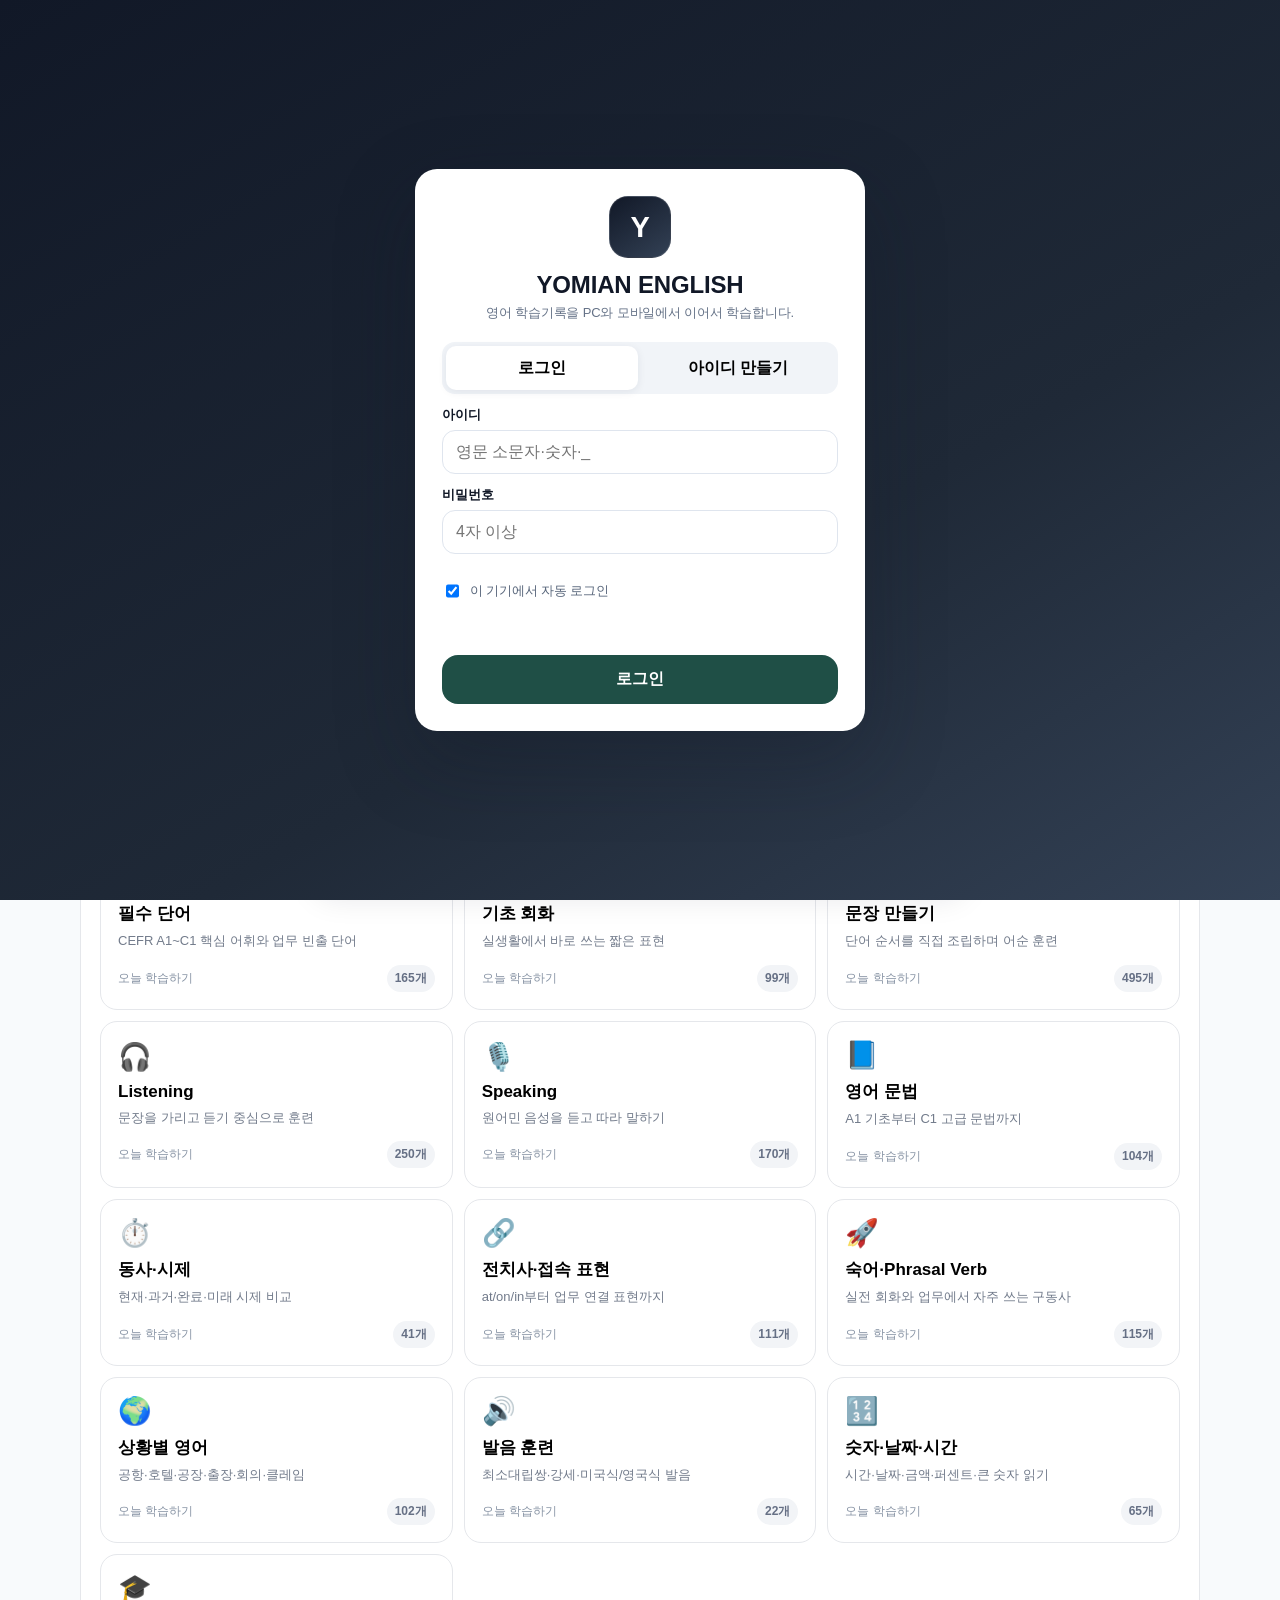
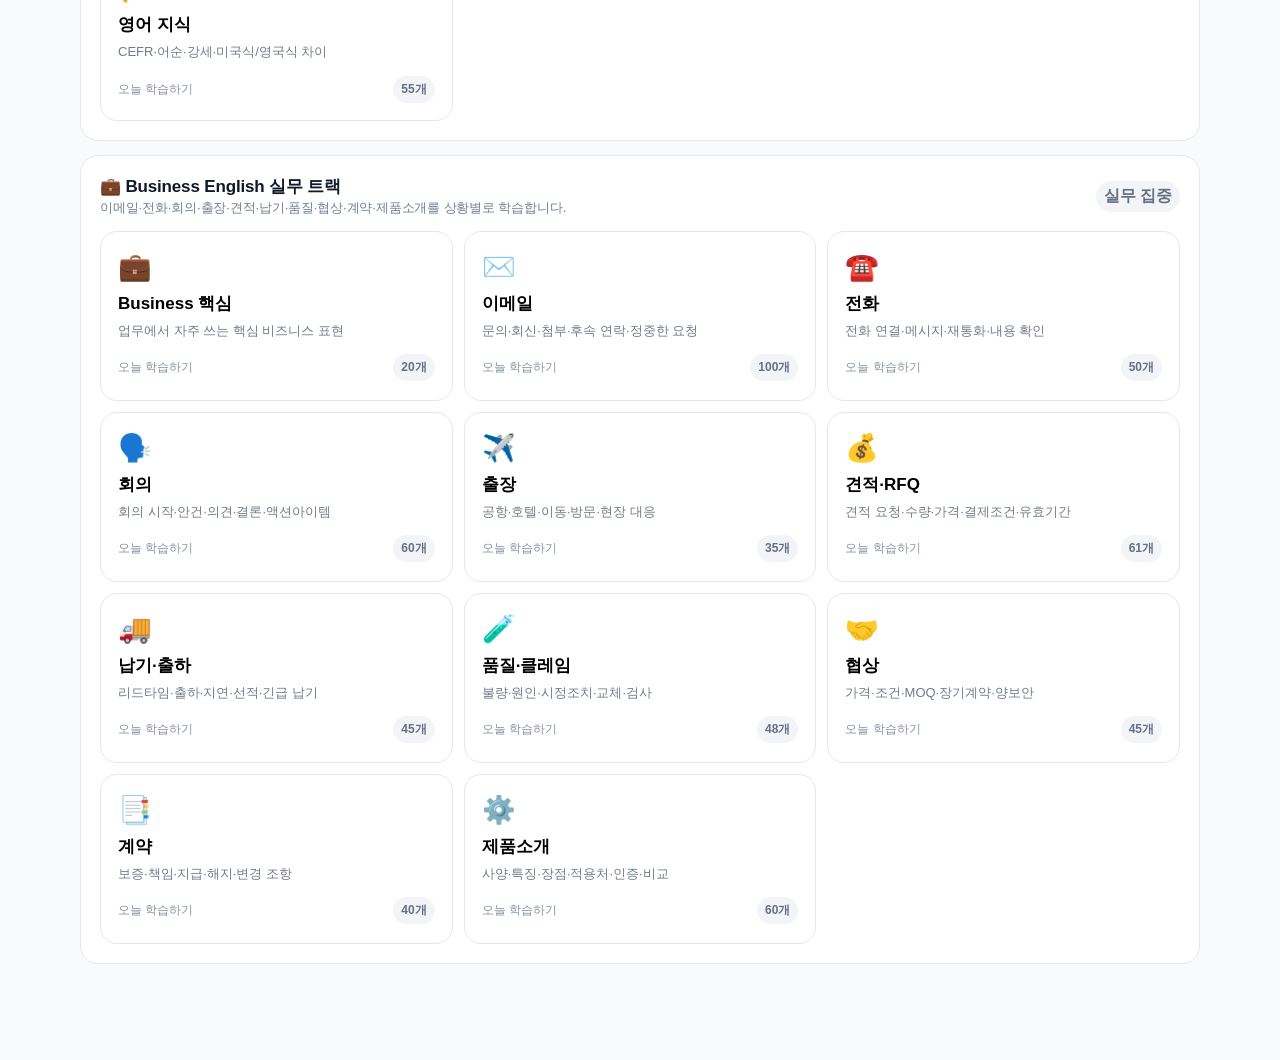
<file: index.html>
<!doctype html><html lang="ko"><head><meta charset="utf-8"><meta name="viewport" content="width=device-width,initial-scale=1,viewport-fit=cover"><meta name="theme-color" content="#111827"><meta name="apple-mobile-web-app-capable" content="yes"><meta name="apple-mobile-web-app-title" content="YOMIAN English"><title>YOMIAN ENGLISH</title><link rel="manifest" href="./manifest.webmanifest"><link rel="apple-touch-icon" href="./yomian-english-icon-192-v3.png"><link rel="stylesheet" href="./styles.css?v=1.3.0"></head><body>
<div id="authGate" class="authGate"><div class="authCard"><div class="authLogo">Y</div><h2>YOMIAN ENGLISH</h2><p>영어 학습기록을 PC와 모바일에서 이어서 학습합니다.</p><div class="authTabs"><button id="loginTab" onclick="DACOCloud.setAuthMode('login')">로그인</button><button id="registerTab" onclick="DACOCloud.setAuthMode('register')">아이디 만들기</button></div><div id="displayNameField" class="field hidden"><label>표시 이름</label><input id="authDisplayName" autocomplete="name" placeholder="예: Alex"></div><div class="field"><label>아이디</label><input id="authUsername" autocomplete="username" placeholder="영문 소문자·숫자·_"></div><div class="field"><label>비밀번호</label><input id="authPassword" type="password" autocomplete="current-password" placeholder="4자 이상"></div><label id="autoLoginRow" class="checkrow"><input id="autoLoginCheck" type="checkbox" checked> 이 기기에서 자동 로그인</label><div id="authSetupWarn" class="setupWarn hidden"></div><div id="authMsg" class="authMsg"></div><button id="authSubmit" class="bigbtn blue" style="width:100%" onclick="DACOCloud.submitAuth()">로그인</button><button id="bootstrapAdminBtn" class="iconbtn hidden" style="width:100%;margin-top:8px" onclick="DACOCloud.bootstrapAdmin()">최초 관리자(admin) 만들기</button><button id="localOnlyBtn" class="iconbtn hidden" style="width:100%;margin-top:8px" onclick="DACOCloud.continueLocal()">클라우드 없이 사용</button></div></div>
<div class="app"><header class="top"><div class="brand"><div class="logo">Y</div><div><h1>YOMIAN ENGLISH</h1><small>Daily · Business · Speaking · Review</small></div></div><div class="topActions"><span id="cloudStatusBadge" class="statusBadge off">☁ 연결 확인</span><button id="cloudUserBtn" class="iconbtn hidden" onclick="DACOCloud.openAccount()">👤</button><button id="adminBtn" class="iconbtn hidden" onclick="DACOCloud.openAdmin()">🛡 관리자</button><button class="iconbtn" onclick="openSettings()">⚙ 설정</button></div></header>
<main>
<section id="homeView" class="view on"><div class="hero"><div class="eyebrow">YOMIAN ENGLISH · v1.3.0</div><h2>오늘 할 영어를 고민하지 말고,<br>10분만 바로 시작하세요.</h2><p>CEFR A1~C1, 필수 단어, 회화, 문장 만들기, Listening, Speaking, 문법, 시제와 함께 2,358개의 학습 항목을 제공합니다. Business English는 이메일·전화·회의·출장·견적·납기·품질·협상·계약·제품소개로 세분화했습니다.</p><div id="heroSummary" class="heroSummary"><span>오늘 완료 <b>0</b>개</span><span>복습 대기 <b>0</b>개</span><span>연속 <b>0</b>일</span></div><div class="cta"><button class="primary" onclick="resumeOrDaily()">▶ 오늘의 영어 시작</button><button class="secondary" onclick="openReview()">↺ 복습·오답</button><button class="secondary" onclick="openBrowse()">⌕ 전체 학습자료</button></div></div>
<div class="stats"><div class="stat"><b id="statSessions">0</b><span>학습 세션</span></div><div class="stat"><b id="statLearned">0</b><span>학습 카드</span></div><div class="stat"><b id="statStreak">0일</b><span>연속 학습</span></div><div class="stat"><b id="statAccuracy">0%</b><span>정답률</span></div><div class="stat"><b id="statDue">0</b><span>복습 대기</span></div></div>
<div id="todayBanner" class="todayBanner"><div><b>오늘의 학습 상태</b><div id="todayText" style="font-size:13px;color:#567064;margin-top:3px">아직 학습 전입니다.</div></div><button id="todayActionBtn" class="iconbtn" onclick="resumeOrDaily()">오늘 시작</button></div>
<div class="panel"><div class="panelHead"><h3>난이도 선택</h3><div id="levelTabs" class="levelTabs"></div></div></div>
<div class="panel"><div class="panelHead"><h3>기본 영어 학습</h3><small style="color:#738095">완료 후에는 복습/추가학습으로 다시 들어갈 수 있습니다.</small></div><div id="coreCategoryGrid" class="categoryGrid"></div></div>
<div class="panel businessPanel"><div class="panelHead"><div><h3>💼 Business English 실무 트랙</h3><small style="color:#738095">이메일·전화·회의·출장·견적·납기·품질·협상·계약·제품소개를 상황별로 학습합니다.</small></div><span class="miniPill">실무 집중</span></div><div id="businessCategoryGrid" class="categoryGrid"></div></div></section>
<section id="studyView" class="view"><div class="studyTop"><button class="iconbtn" onclick="exitStudy()">← 종료</button><div class="progress"><div id="studyProgress"></div></div><b id="studyCount">0/0</b></div><div id="studyCard" class="lessonCard"></div></section>
<section id="browseView" class="view"><div class="pageHead"><button class="iconbtn" onclick="goHome()">← 홈</button><div style="flex:1"><h2>전체 학습자료</h2><small>영어/한국어/카테고리로 검색할 수 있습니다.</small></div></div><div class="panel"><div class="browseTools"><input id="browseSearch" class="search" placeholder="검색어 입력" oninput="renderBrowse()"><select id="browseCategory" class="search" style="flex:0 0 220px" onchange="renderBrowse()"></select></div><div id="browseList" class="browseList"></div></div></section>
<section id="summaryView" class="view"><div class="lessonCard"><div class="summary"><div class="trophy">🎉</div><h2 id="summaryTitle">오늘 공부 끝!</h2><p id="summaryText">짧게라도 매일 반복하는 것이 가장 강합니다.</p><div class="summaryGrid"><div><b id="sumCount">0</b><span>학습 항목</span></div><div><b id="sumCorrect">0</b><span>정답</span></div><div><b id="sumScore">0%</b><span>정답률</span></div><div><b id="sumWrong">0</b><span>복습 예약</span></div></div><button class="bigbtn blue" onclick="goHome()">홈으로</button> <button id="summaryMoreBtn" class="bigbtn light" onclick="repeatLastCategory()">추가학습</button></div></div></section>
</main>
<nav class="bottomNav"><button data-view="homeView" class="active" onclick="goHome()"><span>🏠</span>홈</button><button data-view="browseView" onclick="openBrowse()"><span>📚</span>학습자료</button><button onclick="DACOCloud.openRanking()"><span>🏆</span>랭킹</button><button onclick="openAttendance()"><span>✅</span>출석</button><button onclick="openMyPage()"><span>👤</span>마이</button></nav></div>
<div class="modal" id="settingsModal"><div class="modalbox"><div class="pageHead"><h2>설정</h2><button class="iconbtn" onclick="closeModal('settingsModal')">✕</button></div><div class="settingrow"><div><label>영어 발음</label><small>미국식/영국식 음성을 선택합니다.</small></div><div id="accentSeg" class="seg"><button data-accent="en-US" onclick="setAccent('en-US')">🇺🇸 US</button><button data-accent="en-GB" onclick="setAccent('en-GB')">🇬🇧 UK</button></div></div><div class="settingrow"><div><label>음성 속도</label><small>초급자는 0.85배가 편합니다.</small></div><div id="rateSeg" class="seg"><button data-rate="0.75" onclick="setRate(.75)">0.75</button><button data-rate="0.85" onclick="setRate(.85)">0.85</button><button data-rate="1" onclick="setRate(1)">보통</button></div></div><div class="settingrow"><div><label>영어 성우</label><small>기기에서 사용 가능한 선택 발음의 성우를 표시합니다.</small></div><div><select id="voiceSelect" onchange="setVoice(this.value)"><option value="auto">자동</option></select> <button class="iconbtn" onclick="speak('Please confirm the schedule.')">샘플</button></div></div><div class="settingrow"><div><label>한 번에 학습할 문제 수</label><small>카테고리·오늘 학습·복습에 공통 적용됩니다.</small></div><div id="countSeg" class="seg"><button data-count="5" onclick="setSessionSize(5)">5</button><button data-count="10" onclick="setSessionSize(10)">10</button><button data-count="15" onclick="setSessionSize(15)">15</button><button data-count="20" onclick="setSessionSize(20)">20</button><button data-count="30" onclick="setSessionSize(30)">30</button></div></div><div class="settingrow"><div><label>복습 간격 기본값</label><small>정답 항목의 다음 복습 시점을 정합니다. 자동 증가는 반복 숙달 시 간격을 늘립니다.</small></div><div><div id="reviewSeg" class="seg"><button data-days="1" onclick="setReviewBaseDays(1)">1일</button><button data-days="3" onclick="setReviewBaseDays(3)">3일</button><button data-days="7" onclick="setReviewBaseDays(7)">7일</button></div><button id="reviewGrowBtn" class="iconbtn reviewGrowBtn" onclick="toggleReviewAutoGrow()">자동 증가 ON</button></div></div><div class="settingrow"><div><label>오후 7시 미학습 알림</label><small id="reminderStatus">오늘 학습하지 않았을 때 알림을 받을 수 있습니다.</small></div><button id="settingsReminderBtn" class="iconbtn" onclick="DACOCloud.toggleReminder()">🔕 알림 켜기</button></div><div class="settingrow"><div><label>앱 설치 · 재설치 복구</label><small>Chrome에서 “이미 설치됨” 오류가 나거나 앱 설치 상태가 꼬였을 때 복구용 설치 페이지를 엽니다.</small></div><button class="iconbtn" onclick="location.href='./reinstall.html'">복구 페이지</button></div><div class="settingrow"><div><label>계정 · 클라우드</label><small id="cloudSettingsText">로그인하면 기록이 자동 동기화됩니다.</small></div><button class="iconbtn" onclick="DACOCloud.syncNow(true)">지금 동기화</button></div><div class="settingrow"><div><label>학습기록 백업</label><small>JSON 파일로 내보내거나 다시 가져올 수 있습니다.</small></div><div><button class="iconbtn" onclick="exportProgress()">내보내기</button> <button class="iconbtn" onclick="document.getElementById('importFile').click()">가져오기</button> <button class="iconbtn" onclick="restoreAutoBackup()">자동백업 복원</button><input id="importFile" type="file" accept="application/json" class="hidden"></div></div><div class="settingrow"><div><label>학습기록 초기화</label><small>영어 앱의 진도만 초기화합니다.</small></div><button class="iconbtn" style="color:#b91c1c" onclick="resetProgress()">초기화</button></div></div></div>
<div class="modal" id="attendanceModal"><div class="modalbox"><div class="pageHead"><h2>✅ 출석·학습 기록</h2><button class="iconbtn" onclick="closeModal('attendanceModal')">✕</button></div><div id="attendanceContent"></div></div></div>
<div class="modal" id="myPageModal"><div class="modalbox"><div class="pageHead"><h2>👤 마이페이지</h2><button class="iconbtn" onclick="closeModal('myPageModal')">✕</button></div><div id="myPageContent"></div><div id="myPageRank" class="setupWarn">랭킹 집계 중</div></div></div>
<div class="modal" id="rankingModal"><div class="modalbox"><div class="pageHead"><h2>🏆 영어 학습 랭킹</h2><button class="iconbtn" onclick="DACOCloud.closeModal('rankingModal')">✕</button></div><div id="rankingContent"></div></div></div>
<div class="modal" id="accountModal"><div class="modalbox"><div class="pageHead"><h2>내 계정</h2><button class="iconbtn" onclick="DACOCloud.closeModal('accountModal')">✕</button></div><div id="accountInfo"></div><div style="display:flex;gap:8px;flex-wrap:wrap;margin-top:15px"><button class="bigbtn light" onclick="DACOCloud.syncNow(true)">☁ 지금 동기화</button><button class="bigbtn ghost" onclick="DACOCloud.openPasswordChange()">비밀번호 변경</button><button class="bigbtn ghost" onclick="DACOCloud.logout()">로그아웃</button></div></div></div>
<div class="modal" id="passwordModal"><div class="modalbox" style="max-width:460px"><div class="pageHead"><h2>비밀번호 변경</h2><button class="iconbtn" onclick="DACOCloud.closeModal('passwordModal')">✕</button></div><div class="field"><label>현재 비밀번호</label><input id="currentPassword" type="password"></div><div class="field"><label>새 비밀번호</label><input id="newPassword" type="password"></div><div id="passwordMsg" class="authMsg"></div><button class="bigbtn blue" style="width:100%" onclick="DACOCloud.changePassword()">변경하기</button></div></div>
<div class="modal" id="adminModal"><div class="modalbox" style="max-width:1040px"><div class="pageHead"><div><h2>🛡 관리자 메뉴</h2><small>영어 앱 사용자와 학습기록</small></div><button class="iconbtn" onclick="DACOCloud.closeModal('adminModal')">✕</button></div><div id="adminWarning" class="setupWarn">초기 관리자 비밀번호가 admin이면 최초 로그인 후 반드시 변경하세요.</div><div id="adminSummary" class="adminCards"></div><div style="display:flex;justify-content:space-between;align-items:center;margin:14px 0 8px"><b>가입 사용자</b><button class="iconbtn" onclick="DACOCloud.loadAdminUsers()">↻ 새로고침</button></div><div id="adminUsers"></div></div></div>
<div class="modal" id="dailyChoiceModal"><div class="modalbox choiceModalBox"><div class="pageHead"><div><h2 id="dailyChoiceTitle">오늘 학습 완료</h2><small>오늘 이미 학습한 영역입니다.</small></div><button class="iconbtn" onclick="closeDailyChoice()">✕</button></div><div class="dailyChoiceHero"><div class="doneIcon">✓</div><p id="dailyChoiceText"></p></div><div class="dailyChoiceActions"><button class="bigbtn light" onclick="runDailyChoice('review')"><b>↻ 복습하기</b><small>오늘 배운 내용과 약한 항목을 다시 확인</small></button><button class="bigbtn blue" onclick="runDailyChoice('extra')"><b>＋ 추가학습</b><small>아직 덜 본 항목을 새로 학습</small></button></div></div></div><div id="toast" class="toast"></div><script src="./cloud-config.js?v=1.3.0"></script><script src="./content.js?v=1.3.0"></script><script src="./app.js?v=1.3.0"></script><script src="./cloud-auth.js?v=1.3.0"></script></body></html>
</file>
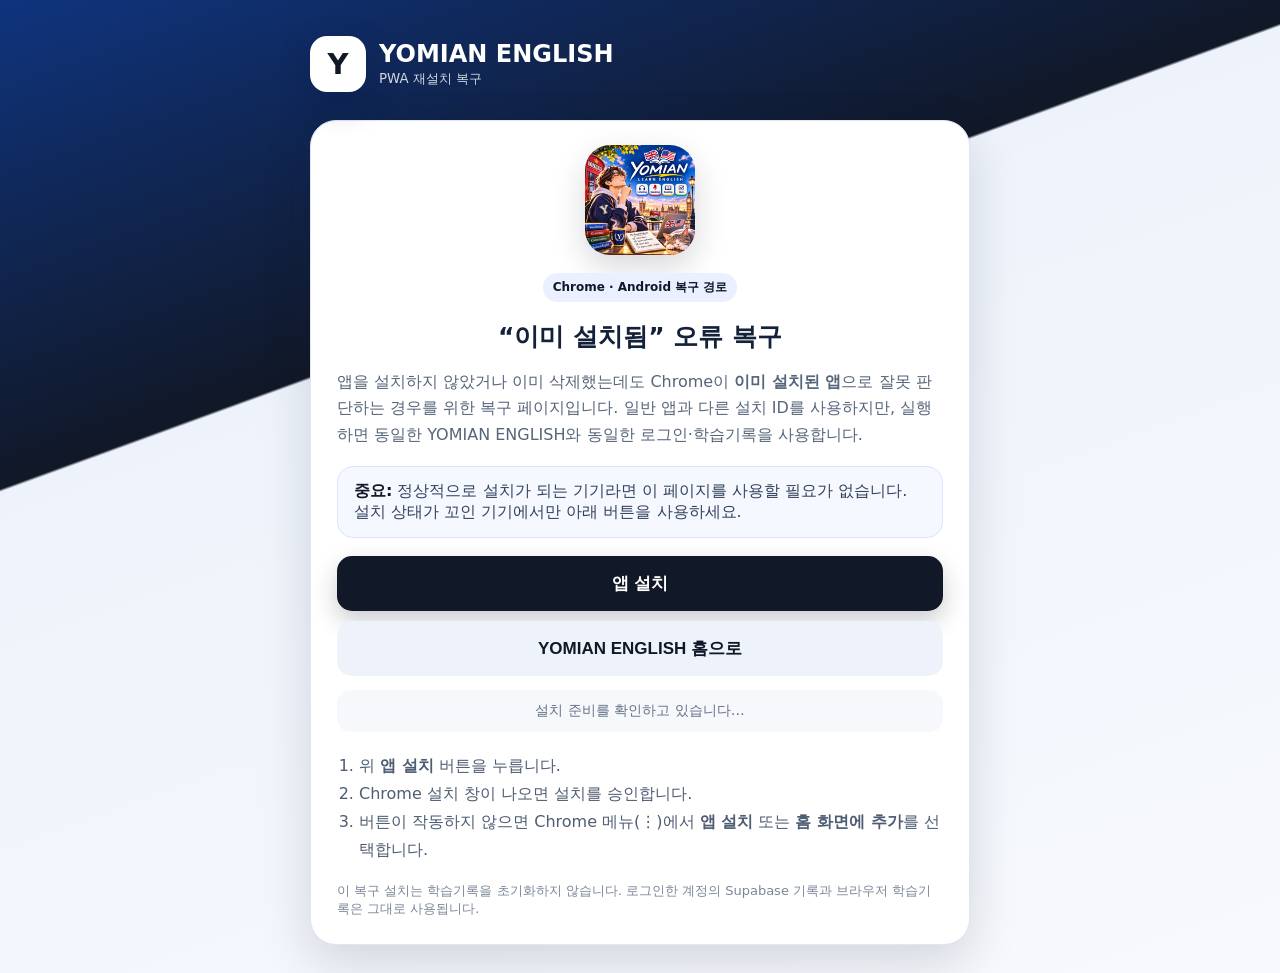
<file: reinstall.html>
<!doctype html>
<html lang="ko">
<head>
<meta charset="utf-8">
<meta name="viewport" content="width=device-width,initial-scale=1,viewport-fit=cover">
<meta name="theme-color" content="#111827">
<meta name="apple-mobile-web-app-capable" content="yes">
<meta name="apple-mobile-web-app-title" content="YOMIAN English">
<title>YOMIAN ENGLISH · 재설치 복구</title>
<link rel="manifest" href="./manifest-reinstall.webmanifest">
<link rel="apple-touch-icon" href="./yomian-english-icon-192-v3.png">
<style>
:root{font-family:Inter,Pretendard,"Noto Sans KR",system-ui,-apple-system,BlinkMacSystemFont,"Segoe UI",sans-serif;color:#13213a;background:#eef3fb}*{box-sizing:border-box}body{margin:0;min-height:100vh;background:linear-gradient(160deg,#0f347e 0,#111827 34%,#eef3fb 34.2%,#f7f9fd 100%);padding:28px 18px}.wrap{max-width:660px;margin:0 auto}.brand{display:flex;align-items:center;gap:13px;color:#fff;margin:8px 0 28px}.logo{width:56px;height:56px;border-radius:17px;background:#fff;color:#111827;display:grid;place-items:center;font-weight:900;font-size:29px;box-shadow:0 12px 30px #071c4a66}.brand h1{font-size:24px;margin:0}.brand small{opacity:.82}.card{background:#fff;border-radius:26px;padding:26px;box-shadow:0 18px 50px #11182726;border:1px solid #dfe7f4}.icon{width:110px;height:110px;border-radius:25px;display:block;margin:-2px auto 18px;box-shadow:0 12px 32px #1118272b}h2{text-align:center;font-size:25px;margin:8px 0 8px}p{line-height:1.65;color:#56657a}.note{background:#f5f8ff;border:1px solid #d9e4ff;border-radius:16px;padding:14px 16px;margin:18px 0;color:#33435c}.note b{color:#111827}.btn{width:100%;border:0;border-radius:15px;padding:16px 18px;font-size:17px;font-weight:800;cursor:pointer}.primary{background:#111827;color:#fff;box-shadow:0 10px 24px #11182738}.secondary{margin-top:10px;background:#eef3fb;color:#111827}.status{margin:14px 0 0;padding:12px 14px;border-radius:14px;background:#f6f8fc;color:#657287;font-size:14px;text-align:center}.steps{margin:20px 0 0;padding-left:22px;color:#4e5d72;line-height:1.75}.warn{margin-top:18px;font-size:13px;color:#7b8798}.pill{display:inline-flex;align-items:center;gap:6px;padding:6px 10px;border-radius:999px;background:#eaf0ff;color:#111827;font-size:12px;font-weight:800;margin-bottom:10px}
</style>
</head>
<body>
<div class="wrap">
  <div class="brand"><div class="logo">Y</div><div><h1>YOMIAN ENGLISH</h1><small>PWA 재설치 복구</small></div></div>
  <main class="card">
    <img class="icon" src="./yomian-english-icon-192-v3.png" alt="YOMIAN ENGLISH 아이콘">
    <div style="text-align:center"><span class="pill">Chrome · Android 복구 경로</span></div>
    <h2>“이미 설치됨” 오류 복구</h2>
    <p>앱을 설치하지 않았거나 이미 삭제했는데도 Chrome이 <b>이미 설치된 앱</b>으로 잘못 판단하는 경우를 위한 복구 페이지입니다. 일반 앱과 다른 설치 ID를 사용하지만, 실행하면 동일한 YOMIAN ENGLISH와 동일한 로그인·학습기록을 사용합니다.</p>
    <div class="note"><b>중요:</b> 정상적으로 설치가 되는 기기라면 이 페이지를 사용할 필요가 없습니다. 설치 상태가 꼬인 기기에서만 아래 버튼을 사용하세요.</div>
    <button id="installBtn" class="btn primary">앱 설치</button>
    <button class="btn secondary" onclick="location.href='./'">YOMIAN ENGLISH 홈으로</button>
    <div id="status" class="status">설치 준비를 확인하고 있습니다…</div>
    <ol class="steps">
      <li>위 <b>앱 설치</b> 버튼을 누릅니다.</li>
      <li>Chrome 설치 창이 나오면 설치를 승인합니다.</li>
      <li>버튼이 작동하지 않으면 Chrome 메뉴(⋮)에서 <b>앱 설치</b> 또는 <b>홈 화면에 추가</b>를 선택합니다.</li>
    </ol>
    <div class="warn">이 복구 설치는 학습기록을 초기화하지 않습니다. 로그인한 계정의 Supabase 기록과 브라우저 학습기록은 그대로 사용됩니다.</div>
  </main>
</div>
<script>
let deferredPrompt=null;
const btn=document.getElementById('installBtn');
const status=document.getElementById('status');
function setStatus(t){status.textContent=t}
window.addEventListener('beforeinstallprompt',e=>{
  e.preventDefault();deferredPrompt=e;btn.disabled=false;setStatus('복구용 설치 준비가 완료되었습니다.');
});
window.addEventListener('appinstalled',()=>{deferredPrompt=null;setStatus('설치가 완료되었습니다. 홈 화면에서 YOMIAN ENGLISH를 실행하세요.');btn.textContent='설치 완료';btn.disabled=true;});
btn.addEventListener('click',async()=>{
  if(!deferredPrompt){setStatus('설치 창이 자동으로 뜨지 않으면 Chrome 메뉴(⋮) → 앱 설치/홈 화면에 추가를 선택해 주세요.');return;}
  const p=deferredPrompt;deferredPrompt=null;
  try{await p.prompt();const r=await p.userChoice;setStatus(r&&r.outcome==='accepted'?'설치 요청을 승인했습니다.':'설치를 취소했습니다. 다시 시도할 수 있습니다.');}catch(e){setStatus('설치 요청을 열지 못했습니다. Chrome 메뉴(⋮)에서 앱 설치를 선택해 주세요.');}
});
if('serviceWorker' in navigator){navigator.serviceWorker.register('./service-worker.js',{updateViaCache:'none'}).catch(()=>{});}
setTimeout(()=>{if(!deferredPrompt)setStatus('Chrome이 설치 버튼을 준비하지 못한 경우 메뉴(⋮) → 앱 설치/홈 화면에 추가를 사용하세요.');},1800);
</script>
</body>
</html>
</file>
<file: styles.css>
:root{--bg:#f6f8fc;--card:#fff;--ink:#172033;--muted:#68758a;--line:#e4e9f1;--blue:#2457d6;--blue2:#183b95;--green:#079669;--orange:#e76a17;--red:#d83b43;--purple:#7251cc;--shadow:0 18px 48px rgba(31,47,79,.10);--radius:24px}
*{box-sizing:border-box}html{font-size:16px}body{margin:0;min-height:100vh;background:linear-gradient(180deg,#eef4ff 0,#f7f9fd 280px,#f7f9fd 100%);color:var(--ink);font-family:-apple-system,BlinkMacSystemFont,"Segoe UI","Noto Sans KR",Arial,sans-serif}button,input,select{font:inherit}button{cursor:pointer}.hidden{display:none!important}.app{max-width:1180px;margin:0 auto;padding:22px 20px 96px}.top{display:flex;align-items:center;justify-content:space-between;gap:14px;margin-bottom:18px}.brand{display:flex;align-items:center;gap:12px}.logo{width:48px;height:48px;border-radius:15px;display:grid;place-items:center;color:#fff;font-weight:900;font-size:24px;background:linear-gradient(135deg,#183b95,#5b8cff);box-shadow:0 10px 25px rgba(36,87,214,.26)}.brand h1{font-size:20px;margin:0;letter-spacing:-.3px}.brand small{display:block;color:var(--muted);margin-top:2px}.topActions{display:flex;gap:8px;align-items:center;flex-wrap:wrap;justify-content:flex-end}.iconbtn{border:1px solid var(--line);background:#fff;color:#46546b;border-radius:13px;padding:10px 12px}.statusBadge{font-size:12px;padding:9px 11px;border-radius:999px;background:#e8f7ef;color:#08704f;font-weight:800}.statusBadge.off{background:#f1f4f8;color:#7a8698}.hero{position:relative;overflow:hidden;padding:34px;border-radius:32px;background:linear-gradient(135deg,#122857,#244fae 58%,#4d84ff);color:#fff;box-shadow:var(--shadow)}.hero:after{content:"";position:absolute;width:330px;height:330px;border-radius:50%;background:rgba(255,255,255,.08);right:-100px;top:-140px}.eyebrow{font-size:13px;font-weight:800;letter-spacing:.08em;opacity:.82}.hero h2{font-size:38px;line-height:1.16;margin:8px 0 10px;max-width:760px}.hero p{margin:0;max-width:760px;line-height:1.6;opacity:.88}.cta{display:flex;gap:10px;flex-wrap:wrap;margin-top:22px}.primary,.secondary,.bigbtn{border:0;border-radius:16px;padding:14px 19px;font-weight:850}.primary{background:#fff;color:#173f99;box-shadow:0 10px 25px rgba(0,0,0,.12)}.secondary{background:rgba(255,255,255,.14);color:#fff;border:1px solid rgba(255,255,255,.24)}.bigbtn.blue{background:var(--blue);color:#fff}.bigbtn.light{background:#edf3ff;color:#214ea9}.bigbtn.ghost{background:#f2f5f9;color:#475569}.stats{display:grid;grid-template-columns:repeat(5,1fr);gap:12px;margin:16px 0}.stat,.panel,.categoryCard{background:var(--card);border:1px solid var(--line);box-shadow:0 8px 24px rgba(30,41,59,.045)}.stat{border-radius:18px;padding:17px}.stat b{font-size:25px;display:block}.stat span{font-size:12px;color:var(--muted);margin-top:4px}.panel{border-radius:23px;padding:21px;margin-top:14px}.panelHead{display:flex;align-items:center;justify-content:space-between;gap:10px;margin-bottom:14px}.panelHead h3{margin:0;font-size:18px}.levelTabs{display:flex;gap:7px;flex-wrap:wrap}.levelTabs button{border:1px solid var(--line);background:#fff;color:#66758a;border-radius:999px;padding:8px 12px;font-weight:800;font-size:13px}.levelTabs button.on{background:#eaf1ff;border-color:#b8cdfa;color:#1f51b7}.categoryGrid{display:grid;grid-template-columns:repeat(3,1fr);gap:13px}.categoryCard{border-radius:21px;padding:18px;text-align:left;position:relative;min-height:164px;transition:.18s}.categoryCard:hover{transform:translateY(-2px);box-shadow:0 14px 34px rgba(31,47,79,.08)}.categoryIcon{font-size:30px}.categoryCard h4{font-size:18px;margin:10px 0 6px}.categoryCard p{font-size:13px;color:var(--muted);line-height:1.52;margin:0 0 14px}.categoryMeta{display:flex;justify-content:space-between;align-items:center;gap:8px;font-size:12px}.done{color:var(--green);font-weight:900}.todo{color:#8793a4}.miniPill{padding:5px 8px;border-radius:999px;background:#f2f5f9;color:#64748b;font-weight:800}.view{display:none}.view.on{display:block}.pageHead{display:flex;align-items:center;justify-content:space-between;gap:14px;margin-bottom:13px}.pageHead h2{margin:0;font-size:25px}.pageHead small{color:var(--muted)}.studyTop{display:flex;align-items:center;gap:10px;margin:8px 0 12px}.progress{height:10px;background:#e8edf5;border-radius:999px;overflow:hidden;flex:1}.progress>div{height:100%;background:linear-gradient(90deg,#3975f3,#7d5be2);width:0;transition:.2s}.lessonCard{background:#fff;border:1px solid var(--line);border-radius:28px;box-shadow:var(--shadow);min-height:570px;padding:29px;display:flex;flex-direction:column}.lessonBadge{align-self:flex-start;padding:7px 11px;border-radius:999px;background:#edf4ff;color:#2457b6;font-size:12px;font-weight:900}.prompt{margin:auto 0;text-align:center}.prompt .ko{font-size:26px;font-weight:850;line-height:1.42;margin-bottom:16px}.prompt .en{font-size:38px;font-weight:900;line-height:1.28;letter-spacing:-.3px}.prompt .ipa{font-size:17px;color:#66758a;margin-top:8px}.note{margin:18px auto 0;max-width:760px;background:#f8fafc;border-radius:16px;padding:14px 16px;color:#536177;font-size:14px;line-height:1.6;text-align:left}.example{margin:10px auto 0;max-width:760px;border:1px solid #e5edfb;background:#f7faff;border-radius:16px;padding:14px 16px;text-align:left}.example b{display:block;font-size:17px;margin-bottom:4px}.example span{color:#66758a;font-size:14px}.actions{display:flex;gap:9px;justify-content:center;flex-wrap:wrap;margin-top:auto;padding-top:22px}.actionBtn{border:0;border-radius:15px;padding:13px 17px;font-weight:850}.listen{background:#edf3ff;color:#2457b6}.speak{background:#e8fbf2;color:#087453}.reveal{background:#172b55;color:#fff}.wrong{background:#fff0f0;color:#b72b34}.good{background:#e9f8ef;color:#08724f}.choiceGrid{display:grid;gap:10px;margin:18px auto;max-width:720px}.choice{border:1.5px solid #dfe6f0;background:#fff;border-radius:15px;padding:14px 16px;text-align:left;font-weight:700}.choice.correct{background:#eafaf2;border-color:#64ca9d;color:#08724f}.choice.bad{background:#fff0f0;border-color:#f0a2a6;color:#b72b34}.sentenceBuild{display:flex;gap:8px;flex-wrap:wrap;justify-content:center;margin:22px auto;max-width:820px}.wordChip{border:1px solid #dfe6ef;background:#fff;border-radius:12px;padding:10px 12px;font-weight:750}.wordChip.used{opacity:.25}.builtLine{min-height:54px;border:2px dashed #d9e2ef;border-radius:15px;padding:12px;display:flex;gap:7px;flex-wrap:wrap;justify-content:center;align-items:center;max-width:820px;margin:0 auto}.micOrb{width:112px;height:112px;border-radius:50%;border:0;background:linear-gradient(135deg,#08a06d,#3bd49a);color:#fff;font-size:40px;box-shadow:0 15px 34px rgba(8,160,109,.24)}.micOrb.listening{animation:pulse 1.1s infinite}@keyframes pulse{50%{transform:scale(1.06);box-shadow:0 0 0 18px rgba(8,160,109,.08)}}.speechResult{margin:14px auto;max-width:760px;background:#f8fafc;border-radius:15px;padding:13px 15px;text-align:left}.score{font-size:38px;font-weight:900;color:#078255}.browseTools{display:flex;gap:9px;flex-wrap:wrap;margin-bottom:14px}.search{flex:1;min-width:220px;border:1px solid var(--line);background:#fff;border-radius:14px;padding:12px 14px}.browseList{display:grid;gap:9px}.browseRow{background:#fff;border:1px solid var(--line);border-radius:16px;padding:14px 16px;display:grid;grid-template-columns:90px 1fr auto;gap:12px;align-items:center}.browseRow .level{font-weight:900;color:#2457b6}.browseRow b{font-size:17px}.browseRow span{color:var(--muted);font-size:13px}.todayBanner{display:flex;align-items:center;justify-content:space-between;gap:12px;background:#edf8f3;border:1px solid #ccebdc;border-radius:17px;padding:13px 15px;margin-bottom:12px}.todayBanner b{color:#087252}.bottomNav{position:fixed;left:50%;bottom:12px;transform:translateX(-50%);width:min(650px,calc(100% - 24px));display:grid;grid-template-columns:repeat(5,1fr);background:rgba(255,255,255,.95);border:1px solid #e2e7ef;border-radius:19px;padding:7px;box-shadow:0 16px 45px rgba(30,41,59,.16);backdrop-filter:blur(14px);z-index:15}.bottomNav button{border:0;background:transparent;border-radius:13px;padding:8px 4px;color:#68758a;font-weight:800;font-size:11px}.bottomNav button span{display:block;font-size:20px;margin-bottom:2px}.modal{display:none;position:fixed;inset:0;z-index:40;background:rgba(15,23,42,.48);padding:20px;align-items:center;justify-content:center}.modal.on{display:flex}.modalbox{width:min(720px,100%);max-height:88vh;overflow:auto;background:#fff;border-radius:25px;padding:24px}.field{margin:12px 0}.field label{display:block;font-weight:800;font-size:13px;margin-bottom:6px}.field input,.field select{width:100%;border:1px solid #dfe5ee;border-radius:13px;padding:12px 13px}.settingrow{display:flex;align-items:center;justify-content:space-between;gap:14px;padding:14px 0;border-bottom:1px solid var(--line)}.settingrow label{font-weight:850}.settingrow small{display:block;color:var(--muted);font-weight:400;margin-top:4px}.seg{display:flex;gap:5px;background:#f1f4f8;border-radius:12px;padding:4px}.seg button{border:0;background:transparent;border-radius:9px;padding:7px 10px;font-size:12px}.seg button.on{background:#fff;box-shadow:0 2px 8px rgba(30,41,59,.09);font-weight:900}.authGate{position:fixed;inset:0;z-index:100;background:linear-gradient(150deg,#0f1f46,#244ea7 58%,#60a5fa);display:flex;align-items:center;justify-content:center;padding:18px}.authCard{width:min(450px,100%);background:#fff;border-radius:28px;padding:27px;box-shadow:0 28px 80px rgba(15,23,42,.28)}.authLogo{width:62px;height:62px;border-radius:19px;display:grid;place-items:center;margin:0 auto 13px;color:#fff;font-size:29px;font-weight:900;background:linear-gradient(135deg,#183b95,#5b8cff)}.authCard h2{text-align:center;margin:0 0 5px}.authCard>p{text-align:center;color:#657287;margin:0 0 20px;font-size:13px}.authTabs{display:grid;grid-template-columns:1fr 1fr;gap:5px;background:#f1f4f8;padding:4px;border-radius:13px}.authTabs button{border:0;background:transparent;border-radius:10px;padding:9px;font-weight:850}.authTabs button.on{background:#fff;box-shadow:0 2px 8px rgba(30,41,59,.08)}.authMsg,.setupWarn{font-size:13px;line-height:1.5}.setupWarn{background:#fff7e8;color:#9a5b07;padding:11px 12px;border-radius:12px;margin:10px 0}.authMsg{min-height:20px;margin:8px 0;color:#b45309}.checkrow{display:flex;align-items:center;gap:8px;font-size:13px;color:#57657a;margin:11px 0}.rankPodium{display:grid;grid-template-columns:repeat(3,1fr);gap:8px;margin:14px 0}.rankPodium>div,.adminCards>div{background:#f7f9fc;border-radius:15px;padding:14px;text-align:center}.rankPodium b,.rankPodium span{display:block}.rankRow{display:grid;grid-template-columns:50px 1fr 90px;gap:10px;align-items:center;padding:11px;border-bottom:1px solid #edf0f4}.rankRow.me{background:#eef4ff}.rankUser span{display:block;color:#718096;font-size:12px;margin-top:3px}.rankScore{text-align:right;font-weight:900}.adminCards{display:grid;grid-template-columns:repeat(4,1fr);gap:8px;margin:12px 0}.adminCards b{font-size:21px;display:block}.adminCards span{font-size:12px;color:#718096}.adminTableWrap{overflow:auto}.adminTable{width:100%;border-collapse:collapse;font-size:12px}.adminTable th,.adminTable td{padding:9px;border-bottom:1px solid #e9edf3;text-align:left;white-space:nowrap}.miniBtn{border:0;border-radius:8px;padding:6px 8px}.miniBtn.danger{color:#b91c1c}.miniBtn.warn{color:#b45309}.summary{text-align:center;padding:28px 10px}.summary .trophy{font-size:70px}.summary h2{font-size:32px;margin:8px 0}.summary p{color:var(--muted)}.summaryGrid{display:grid;grid-template-columns:repeat(4,1fr);gap:10px;margin:20px 0}.summaryGrid>div{background:#f7f9fc;border-radius:17px;padding:15px}.summaryGrid b{font-size:24px;display:block}.summaryGrid span{font-size:12px;color:var(--muted)}.toast{position:fixed;left:50%;bottom:82px;transform:translateX(-50%) translateY(18px);opacity:0;pointer-events:none;z-index:80;background:#172033;color:#fff;border-radius:12px;padding:11px 15px;transition:.2s}.toast.on{opacity:1;transform:translateX(-50%) translateY(0)}
@media(max-width:900px){.stats{grid-template-columns:repeat(3,1fr)}.categoryGrid{grid-template-columns:repeat(2,1fr)}.hero h2{font-size:32px}.app{padding-left:15px;padding-right:15px}}
@media(max-width:620px){html{font-size:17px}.top{align-items:flex-start}.brand h1{font-size:18px}.topActions .iconbtn:nth-child(n+3){display:none}.hero{padding:26px 22px;border-radius:26px}.hero h2{font-size:29px}.stats{grid-template-columns:repeat(2,1fr)}.categoryGrid{grid-template-columns:1fr}.categoryCard{min-height:145px}.lessonCard{padding:21px;min-height:560px}.prompt .ko{font-size:23px}.prompt .en{font-size:32px}.summaryGrid{grid-template-columns:repeat(2,1fr)}.browseRow{grid-template-columns:55px 1fr}.browseRow button{grid-column:2}.settingrow{align-items:flex-start;flex-direction:column}.adminCards{grid-template-columns:repeat(2,1fr)}.bottomNav{bottom:8px}.app{padding-bottom:104px}}

.businessPanel{border:1px solid #dbe7ff;background:linear-gradient(180deg,#ffffff 0%,#f7faff 100%)}
.businessPanel .categoryCard{min-height:180px}
@media(max-width:720px){.businessPanel .categoryCard{min-height:auto}}

/* ===== YOMIAN ENGLISH v1.3.0 · Modern neutral UI ===== */
:root{
  --bg:#f7f8fa;--card:#ffffff;--ink:#111827;--muted:#667085;--line:#e5e7eb;
  --blue:#1f4f46;--blue2:#173d36;--green:#0f766e;--orange:#b45309;--red:#b42318;--purple:#475467;
  --shadow:0 10px 28px rgba(17,24,39,.055);--radius:20px
}
html{color-scheme:light;scroll-behavior:smooth}
body{background:linear-gradient(180deg,#f2f4f7 0,#f8fafc 240px,#f8fafc 100%);letter-spacing:-.01em}
button,input,select{min-height:44px}
button:focus-visible,input:focus-visible,select:focus-visible{outline:3px solid rgba(15,118,110,.23);outline-offset:2px}
.app{max-width:1160px;padding-top:18px}
.top{position:sticky;top:0;z-index:14;margin:0 -8px 16px;padding:9px 8px;background:rgba(248,250,252,.88);backdrop-filter:blur(18px);border-bottom:1px solid rgba(229,231,235,.72)}
.logo,.authLogo{background:linear-gradient(145deg,#111827,#334155);box-shadow:none;border:1px solid rgba(255,255,255,.12)}
.brand h1{letter-spacing:-.02em}.brand small{color:#7b8493}
.iconbtn{border-color:#e5e7eb;background:#fff;color:#344054;box-shadow:none;transition:border-color .16s,background .16s,transform .16s}
.iconbtn:hover{background:#f8fafc;border-color:#d0d5dd}.iconbtn:active{transform:scale(.98)}
.statusBadge{background:#ecfdf5;color:#067647}.statusBadge.off{background:#f2f4f7;color:#667085}
.hero{padding:31px 32px;border-radius:26px;background:linear-gradient(135deg,#111827 0%,#1f2937 58%,#334155 100%);box-shadow:0 16px 40px rgba(17,24,39,.12)}
.hero:after{width:260px;height:260px;right:-90px;top:-120px;background:rgba(255,255,255,.055)}
.hero h2{font-size:36px;letter-spacing:-.035em}.hero p{opacity:.8}.eyebrow{opacity:.68;letter-spacing:.12em}
.heroSummary{display:flex;gap:8px;flex-wrap:wrap;margin-top:18px}.heroSummary span{border:1px solid rgba(255,255,255,.13);background:rgba(255,255,255,.07);border-radius:999px;padding:7px 10px;font-size:12px;color:#e5e7eb}.heroSummary b{color:#fff}
.primary{background:#fff;color:#111827;box-shadow:none}.secondary{background:transparent;border-color:rgba(255,255,255,.22)}
.primary:hover{background:#f9fafb}.secondary:hover{background:rgba(255,255,255,.07)}
.stats{gap:10px}.stat,.panel,.categoryCard{border-color:#e5e7eb;box-shadow:none}.stat{padding:15px 16px;border-radius:16px}.stat b{font-size:23px;color:#101828}.stat span{color:#7b8493}
.panel{border-radius:18px;padding:19px}.panelHead h3{font-size:17px}.levelTabs button{min-height:38px;padding:7px 12px;border-color:#e4e7ec;color:#667085;background:#fff}.levelTabs button.on{background:#ecfdf5;border-color:#a6f4c5;color:#067647}
.categoryGrid{grid-template-columns:repeat(3,minmax(0,1fr));gap:11px}.categoryCard{border-radius:17px;padding:17px;min-height:158px;transition:border-color .16s,background .16s,transform .16s;overflow:hidden}.categoryCard:hover{transform:translateY(-1px);box-shadow:none;border-color:#cfd4dc;background:#fcfcfd}.categoryCard:disabled{cursor:not-allowed;opacity:.5;transform:none}.categoryCard.completed{border-color:#99e1d7;background:linear-gradient(180deg,#fff 0%,#f0fdfa 100%)}
.completeBadge{position:absolute;right:12px;top:12px;background:#0f766e;color:#fff;border-radius:999px;padding:5px 8px;font-size:10px;font-weight:900;letter-spacing:.02em}.categoryIcon{font-size:27px}.categoryCard h4{font-size:17px;margin-top:9px}.categoryCard p{color:#727b8b}.categoryMeta .done{color:#0f766e}.miniPill{background:#f2f4f7;color:#667085}
.businessPanel{border-color:#e4e7ec;background:#fff}.businessPanel .categoryCard{min-height:170px}
.todayBanner{background:#f0fdfa;border-color:#ccfbf1;border-radius:16px}.todayBanner b{color:#0f766e}
.progress{background:#e9ecef}.progress>div{background:linear-gradient(90deg,#0f766e,#2f7f75)}
.lessonCard{border-color:#e5e7eb;border-radius:22px;box-shadow:var(--shadow);min-height:560px}.lessonBadge{background:#f2f4f7;color:#475467}.prompt .en{color:#101828}.prompt .ipa{color:#667085}.note{background:#f8fafc;color:#475467}.example{border-color:#e4e7ec;background:#fcfcfd}
.actionBtn{min-height:46px;border-radius:13px}.listen{background:#f2f4f7;color:#344054}.speak{background:#ecfdf5;color:#067647}.reveal{background:#111827;color:#fff}.wrong{background:#fef3f2;color:#b42318}.good{background:#ecfdf5;color:#067647}
.choice{border-color:#e4e7ec;border-radius:13px}.choice.correct{background:#ecfdf5;border-color:#6ce9a6;color:#067647}.choice.bad{background:#fef3f2;border-color:#fda29b;color:#b42318}
.wordChip{border-color:#e4e7ec;background:#fff}.builtLine{border-color:#d0d5dd}.micOrb{background:linear-gradient(145deg,#0f766e,#2e8b80);box-shadow:0 12px 28px rgba(15,118,110,.18)}
.browseRow{border-radius:14px}.browseRow .level{color:#0f766e}.search{min-height:46px;border-color:#e4e7ec}
.bottomNav{background:rgba(255,255,255,.94);border-color:#e4e7ec;border-radius:18px;box-shadow:0 10px 30px rgba(17,24,39,.10)}.bottomNav button{min-height:52px;color:#667085}.bottomNav button.active{background:#f0fdfa;color:#0f766e}
.modal{background:rgba(17,24,39,.42);backdrop-filter:blur(3px)}.modalbox{border-radius:20px;border:1px solid #e5e7eb;box-shadow:0 24px 70px rgba(17,24,39,.18)}
.settingrow{border-color:#edf0f3}.seg{background:#f2f4f7}.seg button{min-height:36px}.seg button.on{background:#fff;color:#101828;box-shadow:0 1px 3px rgba(16,24,40,.08)}.reviewGrowBtn{margin-top:8px;width:100%}
.authGate{background:linear-gradient(150deg,#111827,#1f2937 62%,#334155)}.authCard{border-radius:22px;box-shadow:0 28px 80px rgba(17,24,39,.28)}
.summaryGrid>div,.adminCards>div,.rankPodium>div{background:#f8fafc}
.toast{background:#111827;border:1px solid #344054}
.dailyChoiceHero{text-align:center;padding:12px 6px}.doneIcon{width:54px;height:54px;margin:0 auto 10px;border-radius:50%;display:grid;place-items:center;background:#ecfdf5;color:#067647;font-size:28px;font-weight:900}.dailyChoiceHero p{color:#667085;line-height:1.6}.dailyChoiceActions{display:grid;grid-template-columns:1fr 1fr;gap:10px}.dailyChoiceActions button{display:flex;flex-direction:column;align-items:flex-start;text-align:left;gap:4px}.dailyChoiceActions small{font-weight:500;color:inherit;opacity:.75}
.calendarCard{border:1px solid #e5e7eb;border-radius:17px;padding:15px;background:#fff}.calendarHead{display:flex;align-items:center;justify-content:space-between;margin-bottom:10px}.calendarWeek,.calendarGrid{display:grid;grid-template-columns:repeat(7,1fr);gap:5px}.calendarWeek span{text-align:center;color:#98a2b3;font-size:11px;padding:4px}.calDay{min-height:44px;border-radius:10px;display:flex;align-items:center;justify-content:center;position:relative;background:#f9fafb;color:#667085;font-size:12px}.calDay.empty{background:transparent}.calDay.hit{background:#ecfdf5;color:#067647;font-weight:800}.calDay.hit b{position:absolute;right:5px;bottom:3px;font-size:9px}.calDay.today{outline:2px solid #98a2b3;outline-offset:-2px}.attendanceStats{margin-bottom:12px}
@media(max-width:900px){.categoryGrid{grid-template-columns:repeat(2,minmax(0,1fr))}.hero h2{font-size:32px}}
@media(max-width:620px){
  html{font-size:16px}.app{padding-left:12px;padding-right:12px}.top{margin-left:-2px;margin-right:-2px;padding-left:2px;padding-right:2px}.brand small{display:none}.logo{width:42px;height:42px;border-radius:12px}.topActions{gap:5px}.topActions .iconbtn{min-height:42px;padding:8px 10px}.hero{padding:23px 20px;border-radius:21px}.hero h2{font-size:27px}.hero p{font-size:13px}.heroSummary{margin-top:14px}.cta{gap:8px}.primary,.secondary{width:100%;text-align:center}
  .stats{grid-template-columns:repeat(2,minmax(0,1fr))}.stat{padding:13px}.panel{padding:15px}.categoryGrid{grid-template-columns:1fr}.categoryCard{min-height:0;padding:16px}.businessPanel .categoryCard{min-height:0}
  .studyTop{position:sticky;top:66px;z-index:10;background:rgba(248,250,252,.94);backdrop-filter:blur(12px);padding:8px 0;margin-top:0}.lessonCard{padding:18px;min-height:calc(100vh - 190px);border-radius:18px}.prompt .ko{font-size:21px}.prompt .en{font-size:30px}.actions{position:sticky;bottom:78px;background:linear-gradient(180deg,rgba(255,255,255,0),#fff 18%);padding-top:28px;padding-bottom:6px}
  .bottomNav{bottom:max(7px,env(safe-area-inset-bottom));width:calc(100% - 16px);padding:5px}.bottomNav button{min-height:50px}.bottomNav button span{font-size:18px}
  .modal{align-items:flex-end;padding:0}.modalbox{width:100%;max-width:none;max-height:88dvh;border-radius:20px 20px 0 0;padding:20px 16px calc(18px + env(safe-area-inset-bottom));animation:sheetUp .18s ease-out}.settingrow{padding:15px 0}.seg{width:100%;overflow:auto}.seg button{flex:1;white-space:nowrap}.dailyChoiceActions{grid-template-columns:1fr}.calendarCard{padding:10px}.calDay{min-height:40px}
}
@keyframes sheetUp{from{transform:translateY(18px);opacity:.6}to{transform:none;opacity:1}}
@media(prefers-reduced-motion:reduce){*,*:before,*:after{scroll-behavior:auto!important;animation-duration:.001ms!important;animation-iteration-count:1!important;transition-duration:.001ms!important}}
@media(max-width:620px){.topActions .iconbtn:last-child{display:inline-flex}.topActions #adminBtn,.topActions #cloudUserBtn{display:none}}
</file>
